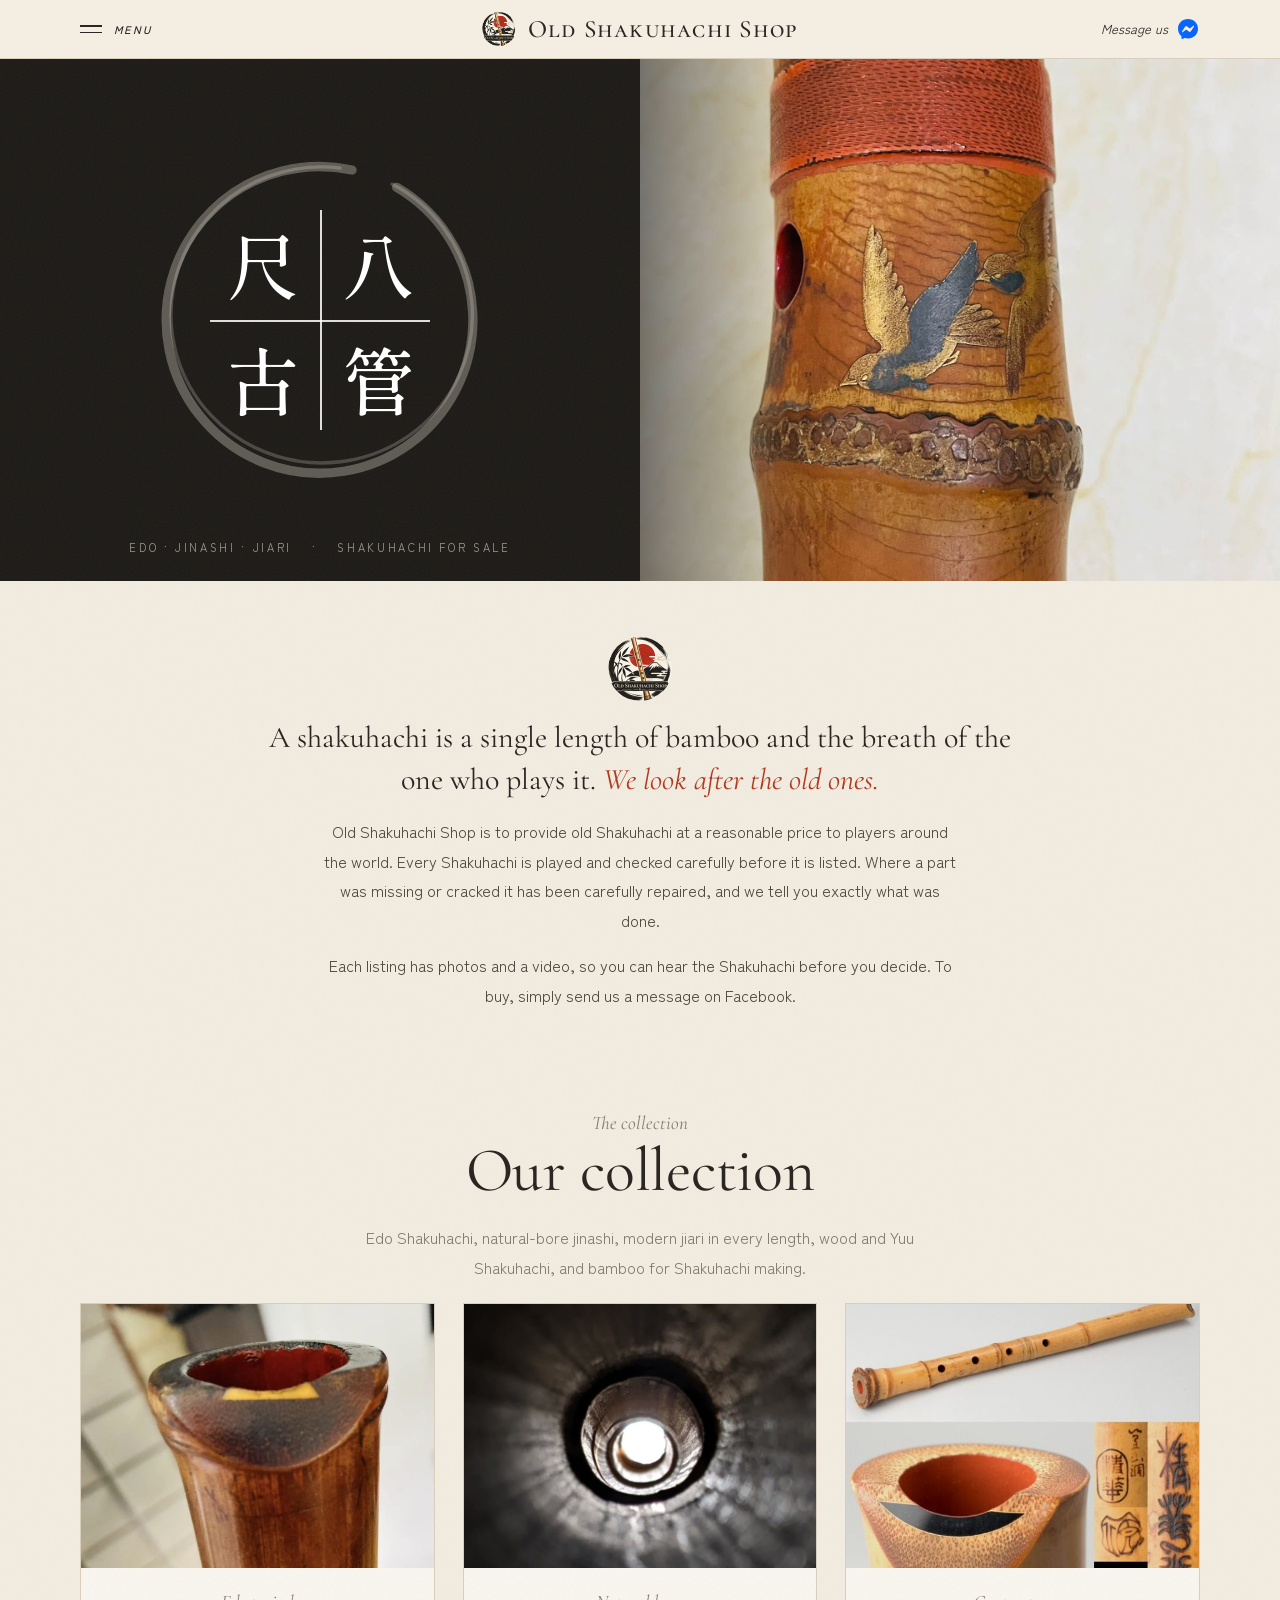
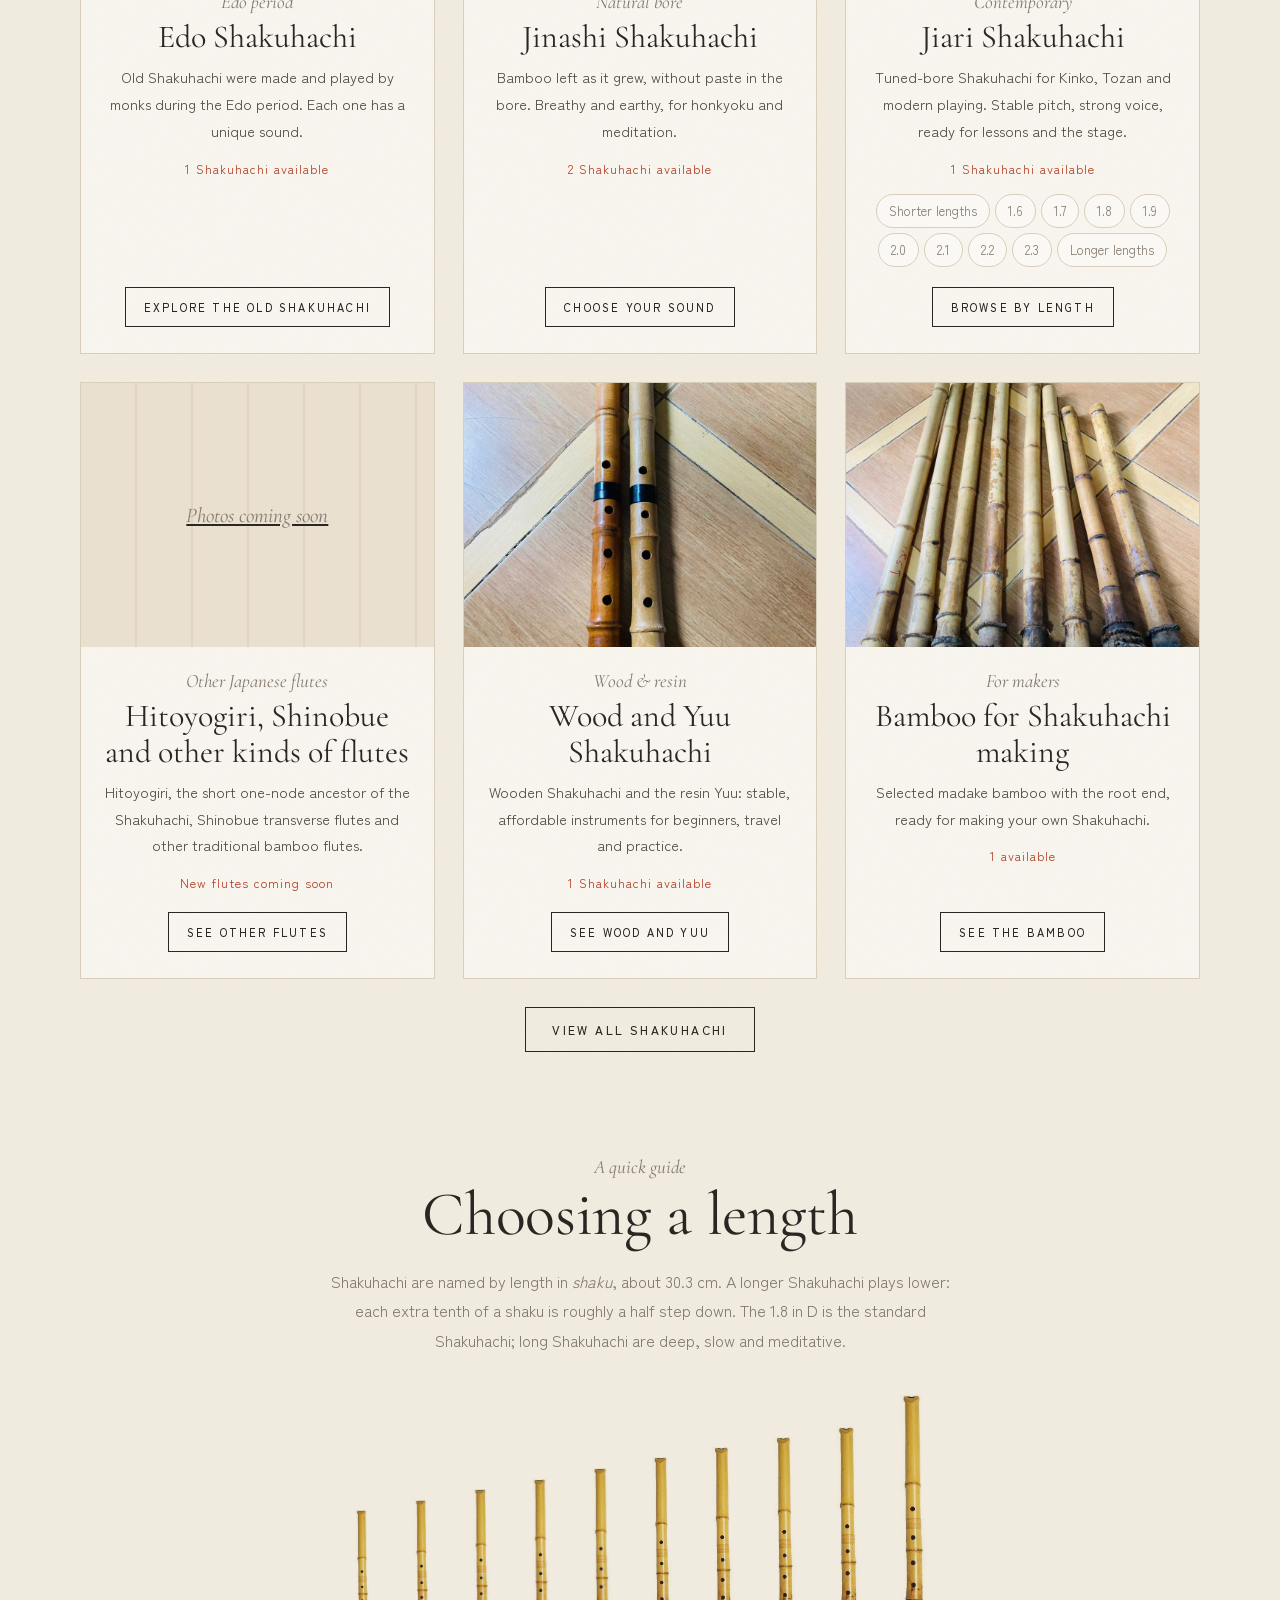
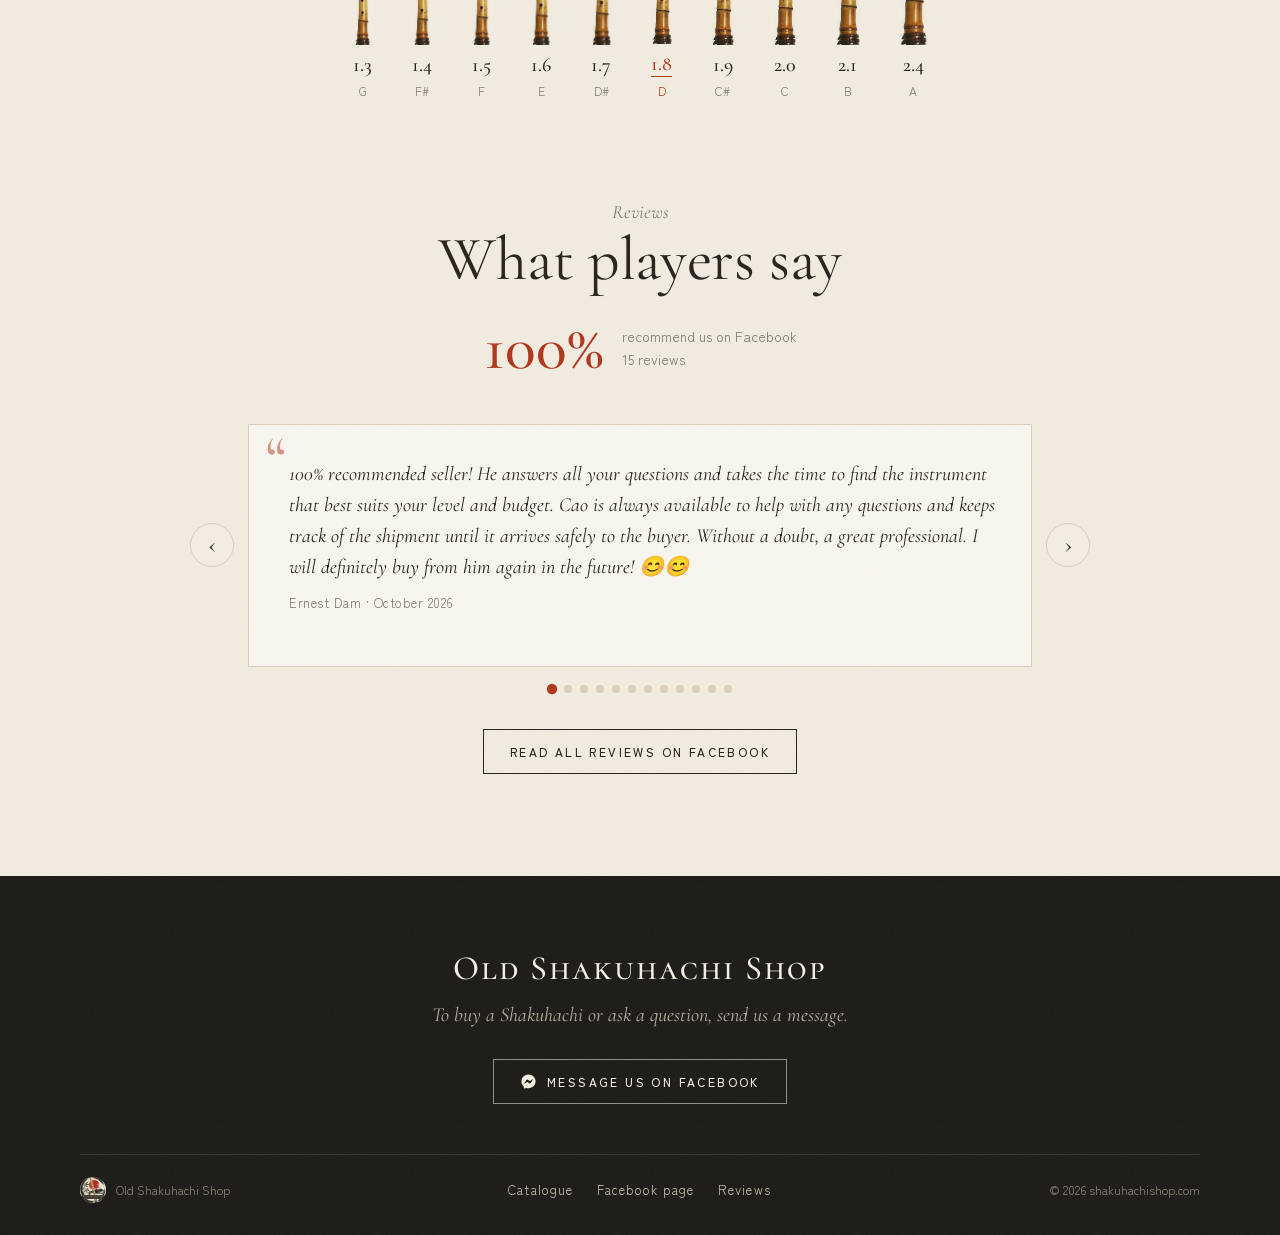
<file: index.html>
<!doctype html>
<html lang="en">
<head>
  <meta charset="utf-8">
  <meta name="viewport" content="width=device-width, initial-scale=1">
  <title>Old Shakuhachi Shop – Shakuhachi for Sale</title>
  <link rel="icon" href="favicon.ico" sizes="48x48">
  <link rel="icon" type="image/png" sizes="96x96" href="assets/favicon-96.png">
  <link rel="icon" type="image/png" sizes="192x192" href="assets/favicon-192.png">
  <link rel="apple-touch-icon" href="assets/favicon-180.png">
  <link rel="canonical" href="https://shakuhachishop.com/">
  <meta property="og:site_name" content="Old Shakuhachi Shop">
  <meta property="og:title" content="Old Shakuhachi Shop – Shakuhachi for Sale">
  <meta property="og:description" content="Old and used Shakuhachi for sale: Edo Shakuhachi, jinashi and jiari, each shown with photos and video.">
  <meta property="og:image" content="https://shakuhachishop.com/assets/logo-share.jpg">
  <meta property="og:url" content="https://shakuhachishop.com/">
  <meta property="og:type" content="website">
  <meta name="description" content="Old and used Shakuhachi for sale: Edo Shakuhachi, jinashi and jiari, each shown with photos and video. Message us on Facebook to buy.">
  <link rel="preconnect" href="https://fonts.googleapis.com">
  <link rel="preconnect" href="https://fonts.gstatic.com" crossorigin>
  <link rel="stylesheet" href="https://fonts.googleapis.com/css2?family=Cormorant+Garamond:ital,wght@0,400;0,500;1,400&family=Cormorant+SC:wght@500&family=Zen+Kaku+Gothic+New:wght@400;500&display=swap" media="print" onload="this.media='all'">
  <noscript><link rel="stylesheet" href="https://fonts.googleapis.com/css2?family=Cormorant+Garamond:ital,wght@0,400;0,500;1,400&family=Cormorant+SC:wght@500&family=Zen+Kaku+Gothic+New:wght@400;500&display=swap"></noscript>
  <link rel="stylesheet" href="https://fonts.googleapis.com/css2?family=Shippori+Mincho+B1:wght@500&text=%E5%B0%BA%E5%85%AB%E5%8F%A4%E7%AE%A1&display=swap" media="print" onload="this.media='all'">
  <noscript><link rel="stylesheet" href="https://fonts.googleapis.com/css2?family=Shippori+Mincho+B1:wght@500&text=%E5%B0%BA%E5%85%AB%E5%8F%A4%E7%AE%A1&display=swap"></noscript>
  <link rel="stylesheet" href="styles.css?v=202610101449">
</head>
<body>
  <header class="top" data-header></header>

  <main>
    <section class="hero">
      <h1 class="sr-only">Old Shakuhachi Shop – Old and Used Shakuhachi for Sale</h1>
      <div class="slides" id="slides"></div>
      <div class="hero-center">
        <svg class="enso" viewBox="0 0 600 600" aria-hidden="true">
          <path d="M415 101 A230 230 0 1 1 348 75" fill="none" stroke="currentColor" stroke-width="14" stroke-linecap="round"/>
          <path d="M408 96 A226 222 0 1 1 330 72" fill="none" stroke="currentColor" stroke-width="5" stroke-linecap="round" opacity=".7"/>
        </svg>
        <div class="monogram" role="img" aria-label="Old Shakuhachi Shop">
          <span>尺</span><span>八</span><span>古</span><span>管</span>
        </div>
      </div>
      <div class="hero-foot">
        <span>Edo · Jinashi · Jiari</span>
        <span>Shakuhachi for sale</span>
      </div>
    </section>

    <section class="intro reveal" id="intro">
      <img class="intro-logo" src="assets/logo-128.jpg" alt="" width="64" height="64">
      <p class="lede">A shakuhachi is a single length of bamboo and the breath of the one who plays it. <em>We look after the old ones.</em></p>
      <p>Old Shakuhachi Shop is to provide old Shakuhachi at a reasonable price to players around the world. Every Shakuhachi is played and checked carefully before it is listed. Where a part was missing or cracked it has been carefully repaired, and we tell you exactly what was done.</p>
      <p>Each listing has photos and a video, so you can hear the Shakuhachi before you decide. To buy, simply send us a message on Facebook.</p>
    </section>

    <section class="collections-head wrap center reveal">
      <p class="kicker">The collection</p>
      <h2 class="title">Our collection</h2>
      <p class="sub center">Edo Shakuhachi, natural-bore jinashi, modern jiari in every length, wood and Yuu Shakuhachi, and bamboo for Shakuhachi making.</p>
    </section>
    <div id="collections" class="coll-grid wrap"></div>
    <section class="center more"><a class="btn" href="catalogue.html">View all Shakuhachi</a></section>

    <section class="lengths wrap reveal">
      <p class="kicker">A quick guide</p>
      <h2 class="title">Choosing a length</h2>
      <p class="sub">Shakuhachi are named by length in <em>shaku</em>, about 30.3 cm. A longer Shakuhachi plays lower: each extra tenth of a shaku is roughly a half step down. The 1.8 in D is the standard Shakuhachi; long Shakuhachi are deep, slow and meditative.</p>
      <ol class="scale" id="scale"></ol>
    </section>

    <section class="reviews wrap reveal" id="reviews"></section>
  </main>

  <footer class="foot" data-footer></footer>

  <script src="config.js?v=202610101449"></script>
  <script src="data.js?v=202610101449"></script>
  <script src="store.js?v=202610101449"></script>
  <script src="app.js?v=202610101449"></script>
</body>
</html>
</file>
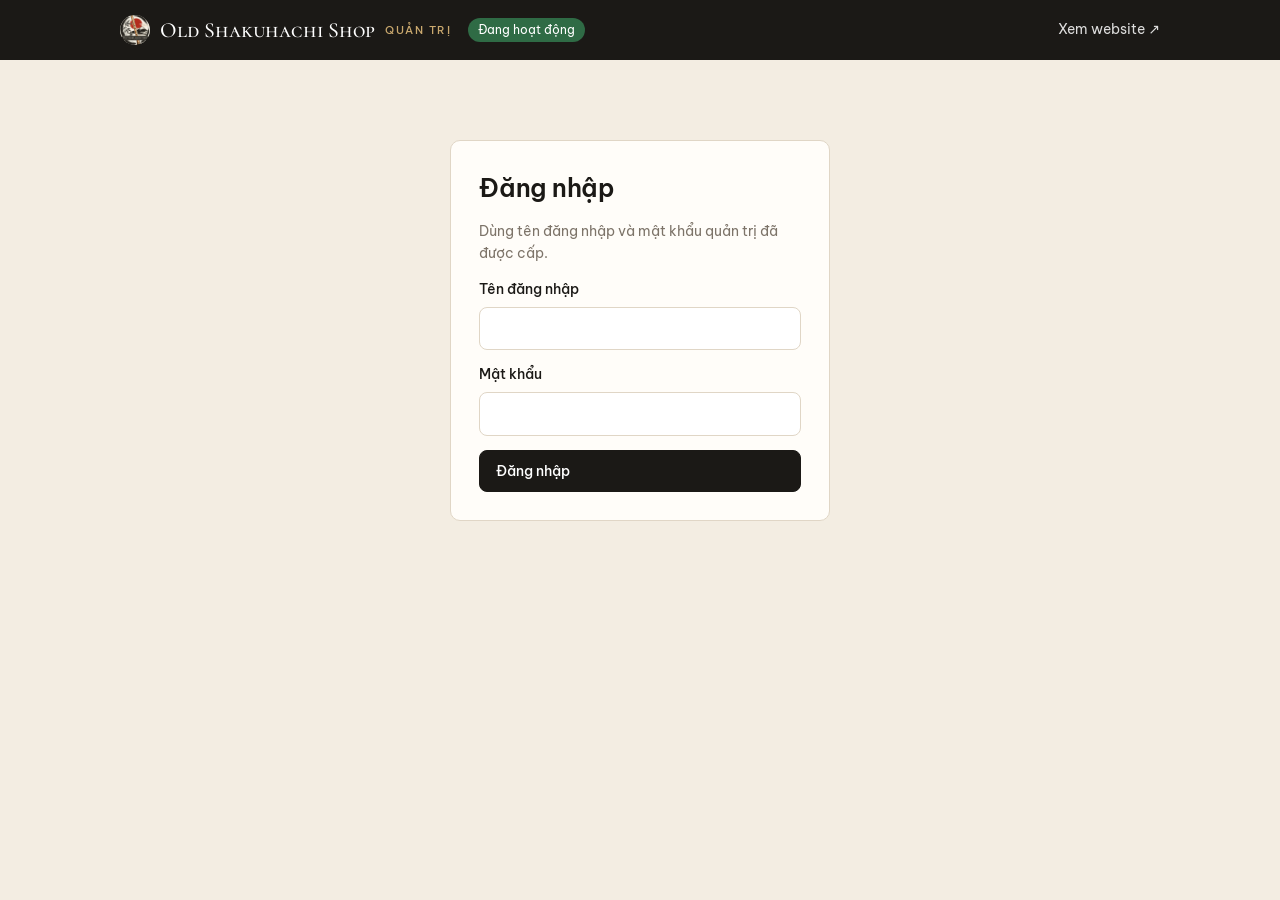
<file: admin.html>
<!doctype html>
<html lang="vi">
<head>
  <meta charset="utf-8">
  <meta name="viewport" content="width=device-width, initial-scale=1">
  <meta name="robots" content="noindex">
  <title>Quản trị – Old Shakuhachi Shop</title>
  <link rel="icon" href="favicon.ico" sizes="48x48">
  <link rel="icon" type="image/png" sizes="96x96" href="assets/favicon-96.png">
  <link rel="icon" type="image/png" sizes="192x192" href="assets/favicon-192.png">
  <link rel="apple-touch-icon" href="assets/favicon-180.png">
  <link rel="preconnect" href="https://fonts.googleapis.com">
  <link rel="preconnect" href="https://fonts.gstatic.com" crossorigin>
  <link href="https://fonts.googleapis.com/css2?family=Be+Vietnam+Pro:wght@400;500;600&family=Cormorant+SC:wght@500&family=Shippori+Mincho+B1:wght@600&display=swap" rel="stylesheet">
  <link rel="stylesheet" href="admin.css?v=202610101449">
</head>
<body>
  <header class="topbar">
    <div class="topbar-inner">
      <a class="logo" href="admin.html"><img src="assets/logo-128.jpg" alt="" width="30" height="30" style="border-radius:50%">Old Shakuhachi Shop <small>Quản trị</small></a>
      <span class="mode" id="modeBadge"></span>
      <nav class="top-actions">
        <a href="index.html" target="_blank" rel="noopener">Xem website ↗</a>
        <button type="button" id="signOut" hidden>Đăng xuất</button>
      </nav>
    </div>
    <nav class="tabs" id="tabs" hidden>
      <button type="button" data-tab="flutes">Sáo</button>
      <button type="button" data-tab="hero">Ảnh trang chủ</button>
      <button type="button" data-tab="collections">Danh mục</button>
      <button type="button" data-tab="reviews">Đánh giá</button>
      <button type="button" data-tab="contact">Liên hệ</button>
      <button type="button" data-tab="seo">SEO</button>
      <button type="button" data-tab="account" id="accountTab">Tài khoản</button>
    </nav>
  </header>

  <div class="demo-note" id="demoNote" hidden>
    <strong>Chế độ demo.</strong> Thay đổi chỉ lưu trên trình duyệt này và chỉ bạn nhìn thấy. Khi cài tài khoản quản trị (xem README), thay đổi sẽ lưu lên web và hiện cho mọi người.
    <button type="button" id="resetDemo">Khôi phục dữ liệu mẫu</button>
  </div>

  <main class="container" id="app"></main>

  <div class="toast" id="toast" role="status" aria-live="polite"></div>

  <script src="config.js?v=202610101449"></script>
  <script src="data.js?v=202610101449"></script>
  <script src="store.js?v=202610101449"></script>
  <script src="admin.js?v=202610101449"></script>
</body>
</html>
</file>
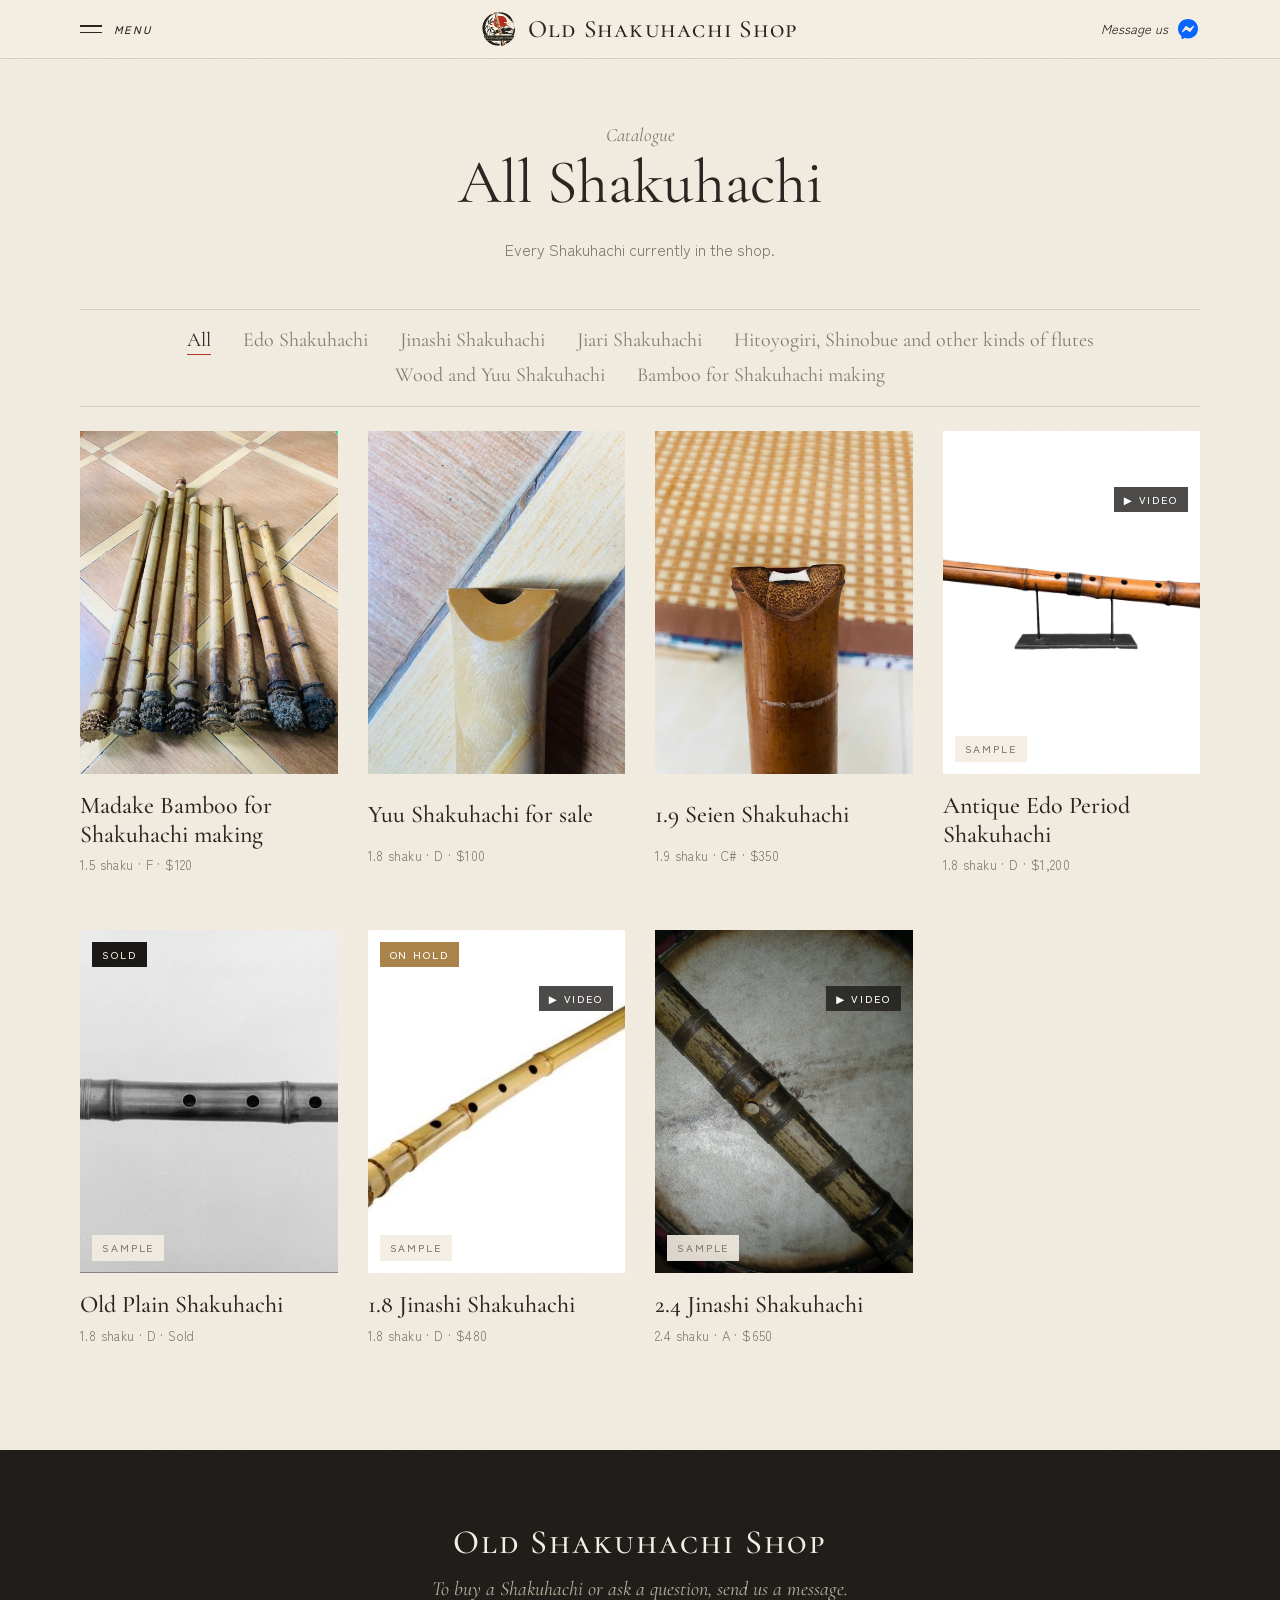
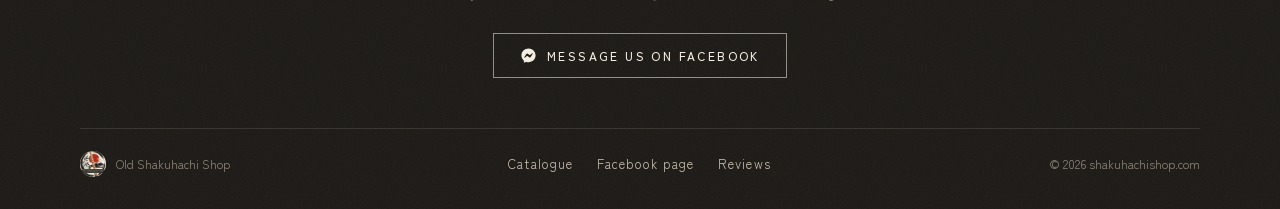
<file: catalogue.html>
<!doctype html>
<html lang="en">
<head>
  <meta charset="utf-8">
  <meta name="viewport" content="width=device-width, initial-scale=1">
  <title>Catalogue – Old Shakuhachi Shop</title>
  <link rel="icon" href="favicon.ico" sizes="48x48">
  <link rel="icon" type="image/png" sizes="96x96" href="assets/favicon-96.png">
  <link rel="icon" type="image/png" sizes="192x192" href="assets/favicon-192.png">
  <link rel="apple-touch-icon" href="assets/favicon-180.png">
  <meta name="description" content="Old and used Shakuhachi for sale: Edo Shakuhachi, jinashi and jiari, each shown with photos and video. Message us on Facebook to buy.">
  <link rel="preconnect" href="https://fonts.googleapis.com">
  <link rel="preconnect" href="https://fonts.gstatic.com" crossorigin>
  <link rel="stylesheet" href="https://fonts.googleapis.com/css2?family=Cormorant+Garamond:ital,wght@0,400;0,500;1,400&family=Cormorant+SC:wght@500&family=Zen+Kaku+Gothic+New:wght@400;500&display=swap" media="print" onload="this.media='all'">
  <noscript><link rel="stylesheet" href="https://fonts.googleapis.com/css2?family=Cormorant+Garamond:ital,wght@0,400;0,500;1,400&family=Cormorant+SC:wght@500&family=Zen+Kaku+Gothic+New:wght@400;500&display=swap"></noscript>
  <link rel="stylesheet" href="styles.css?v=202610101449">
</head>
<body>
  <header class="top" data-header></header>

  <main class="wrap page">
    <div class="page-head">
      <p class="kicker" id="cat-kicker">Catalogue</p>
      <h1 class="title" id="cat-title">All Shakuhachi</h1>
      <p class="sub" id="cat-text"></p>
    </div>
    <div class="filters"><nav class="tabs" id="tabs" aria-label="Collections"></nav></div>
    <nav class="subtabs" id="subtabs" aria-label="Jiari lengths" hidden></nav>
    <div class="grid" id="grid"><p class="loading">Loading…</p></div>
  </main>

  <footer class="foot" data-footer></footer>

  <script src="config.js?v=202610101449"></script>
  <script src="data.js?v=202610101449"></script>
  <script src="store.js?v=202610101449"></script>
  <script src="app.js?v=202610101449"></script>
</body>
</html>
</file>
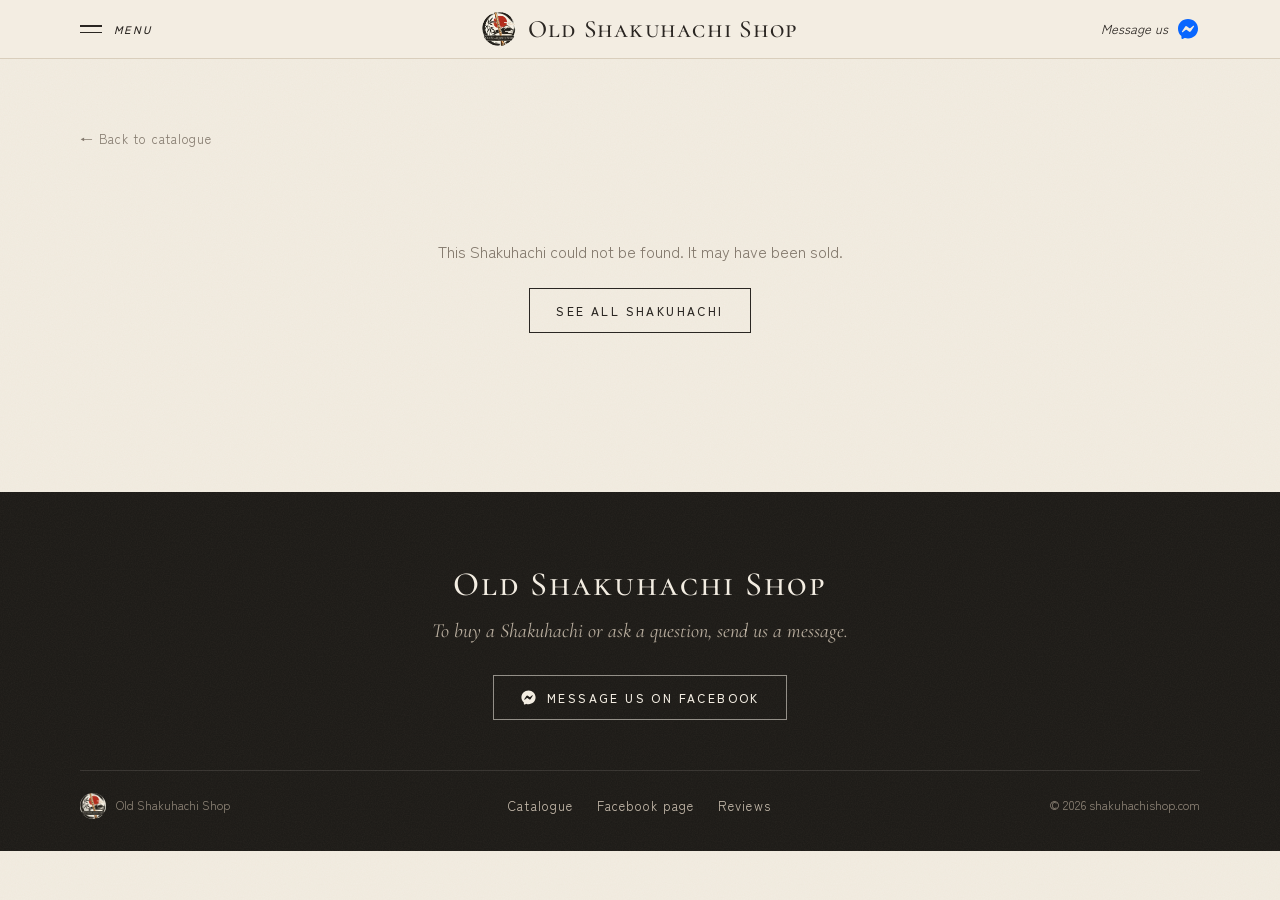
<file: flute.html>
<!doctype html>
<html lang="en">
<head>
  <meta charset="utf-8">
  <meta name="viewport" content="width=device-width, initial-scale=1">
  <title>Shakuhachi – Old Shakuhachi Shop</title>
  <link rel="icon" href="favicon.ico" sizes="48x48">
  <link rel="icon" type="image/png" sizes="96x96" href="assets/favicon-96.png">
  <link rel="icon" type="image/png" sizes="192x192" href="assets/favicon-192.png">
  <link rel="apple-touch-icon" href="assets/favicon-180.png">
  <meta name="description" content="Old and used Shakuhachi for sale: Edo Shakuhachi, jinashi and jiari, each shown with photos and video. Message us on Facebook to buy.">
  <link rel="preconnect" href="https://fonts.googleapis.com">
  <link rel="preconnect" href="https://fonts.gstatic.com" crossorigin>
  <link rel="stylesheet" href="https://fonts.googleapis.com/css2?family=Cormorant+Garamond:ital,wght@0,400;0,500;1,400&family=Cormorant+SC:wght@500&family=Zen+Kaku+Gothic+New:wght@400;500&display=swap" media="print" onload="this.media='all'">
  <noscript><link rel="stylesheet" href="https://fonts.googleapis.com/css2?family=Cormorant+Garamond:ital,wght@0,400;0,500;1,400&family=Cormorant+SC:wght@500&family=Zen+Kaku+Gothic+New:wght@400;500&display=swap"></noscript>
  <link rel="stylesheet" href="styles.css?v=202610101449">
</head>
<body>
  <header class="top" data-header></header>

  <main class="wrap page">
    <a class="back" href="catalogue.html">← Back to catalogue</a>
    <article class="flute" id="flute"><p class="loading">Loading…</p></article>
  </main>

  <footer class="foot" data-footer></footer>

  <script src="config.js?v=202610101449"></script>
  <script src="data.js?v=202610101449"></script>
  <script src="store.js?v=202610101449"></script>
  <script src="app.js?v=202610101449"></script>
</body>
</html>
</file>
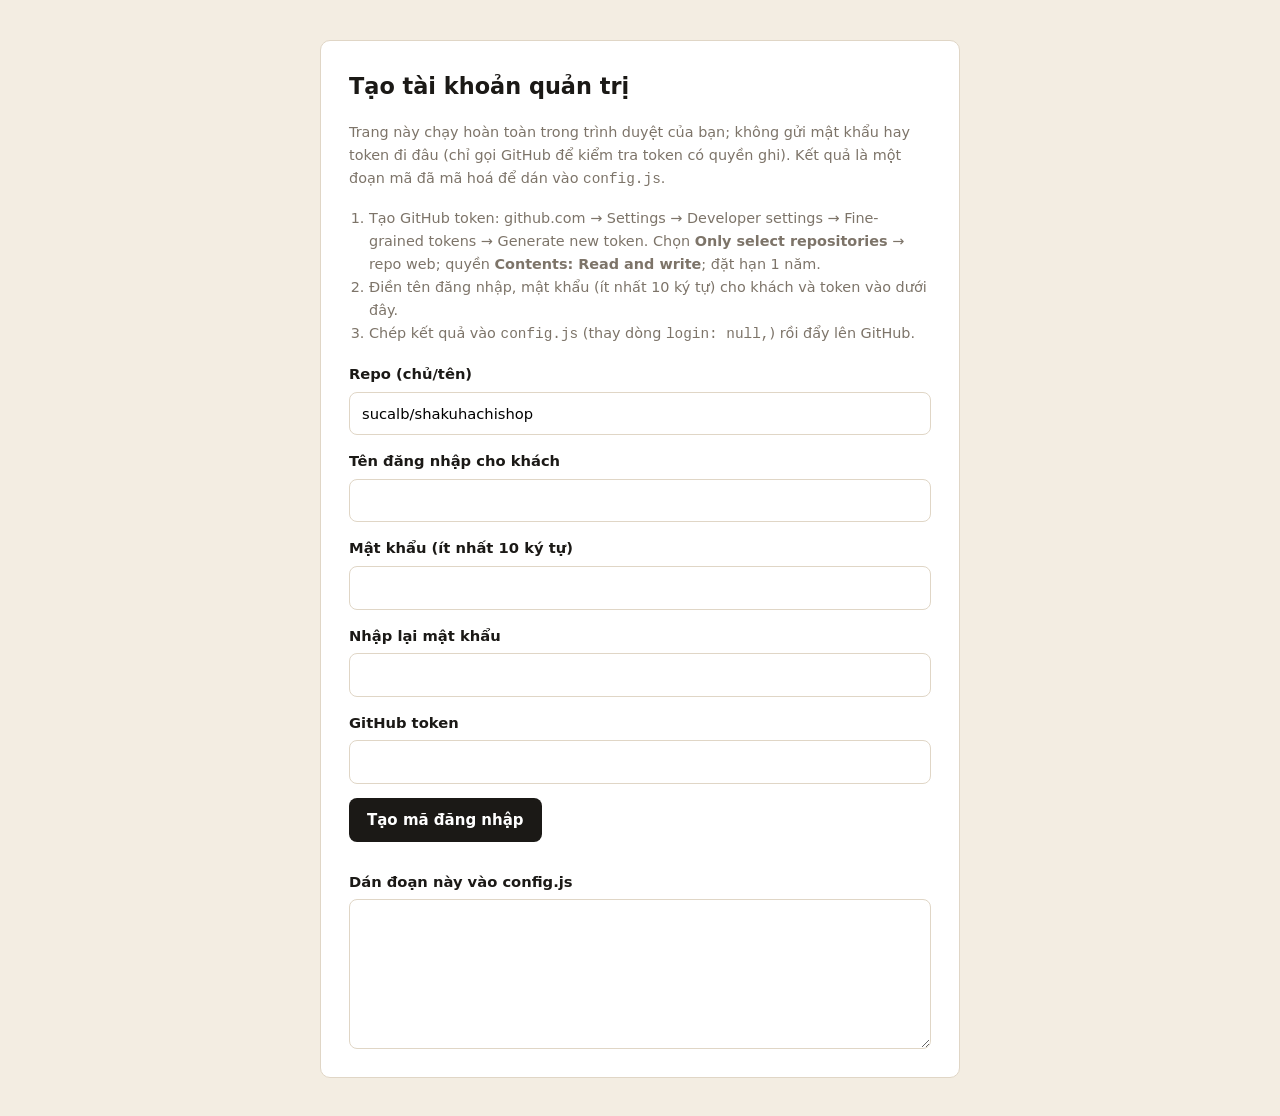
<file: tools/setup-login.html>
<!doctype html>
<html lang="vi">
<head>
  <meta charset="utf-8">
  <meta name="viewport" content="width=device-width, initial-scale=1">
  <meta name="robots" content="noindex">
  <title>Tạo tài khoản quản trị – Old Shakuhachi Shop</title>
  <link rel="icon" href="../favicon.ico" sizes="48x48">
  <link rel="icon" type="image/png" sizes="96x96" href="../assets/favicon-96.png">
  <link rel="icon" type="image/png" sizes="192x192" href="../assets/favicon-192.png">
  <link rel="apple-touch-icon" href="../assets/favicon-180.png">
  <style>
    :root { --ink: #1b1916; --muted: #7d7469; --line: #e0d6c6; --bg: #f3ede2; --ok: #2f6b45; --bad: #b3261e; }
    * { box-sizing: border-box; }
    body { margin: 0; background: var(--bg); color: var(--ink); font: 15px/1.6 system-ui, sans-serif; }
    main { width: min(640px, 100% - 32px); margin: 40px auto; background: #fff; border: 1px solid var(--line); border-radius: 10px; padding: 28px; display: grid; gap: 16px; }
    h1 { margin: 0; font-size: 1.4rem; }
    p { margin: 0; }
    .muted { color: var(--muted); font-size: .9rem; }
    label { display: grid; gap: 6px; font-weight: 600; font-size: .92rem; }
    input, textarea { font: inherit; padding: 9px 12px; border: 1px solid var(--line); border-radius: 8px; width: 100%; font-weight: 400; }
    textarea { font-family: ui-monospace, monospace; font-size: 12.5px; min-height: 150px; }
    button { font: inherit; font-weight: 600; padding: 10px 18px; border-radius: 8px; border: 0; background: var(--ink); color: #fff; cursor: pointer; justify-self: start; }
    button:disabled { opacity: .5; }
    .msg { font-size: .92rem; }
    .msg.ok { color: var(--ok); }
    .msg.bad { color: var(--bad); }
    ol { margin: 0; padding-left: 20px; }
  </style>
</head>
<body>
  <main>
    <h1>Tạo tài khoản quản trị</h1>
    <p class="muted">Trang này chạy hoàn toàn trong trình duyệt của bạn; không gửi mật khẩu hay token đi đâu (chỉ gọi GitHub để kiểm tra token có quyền ghi). Kết quả là một đoạn mã đã mã hoá để dán vào <code>config.js</code>.</p>
    <ol class="muted">
      <li>Tạo GitHub token: github.com → Settings → Developer settings → Fine-grained tokens → Generate new token. Chọn <b>Only select repositories</b> → repo web; quyền <b>Contents: Read and write</b>; đặt hạn 1 năm.</li>
      <li>Điền tên đăng nhập, mật khẩu (ít nhất 10 ký tự) cho khách và token vào dưới đây.</li>
      <li>Chép kết quả vào <code>config.js</code> (thay dòng <code>login: null,</code>) rồi đẩy lên GitHub.</li>
    </ol>
    <form id="f" autocomplete="off">
      <div style="display:grid;gap:14px">
        <label>Repo (chủ/tên)<input name="repo" value="sucalb/shakuhachishop" required></label>
        <label>Tên đăng nhập cho khách<input name="user" required autocapitalize="off" spellcheck="false"></label>
        <label>Mật khẩu (ít nhất 10 ký tự)<input name="pass" type="password" minlength="10" required autocomplete="new-password"></label>
        <label>Nhập lại mật khẩu<input name="pass2" type="password" minlength="10" required autocomplete="new-password"></label>
        <label>GitHub token<input name="token" type="password" required spellcheck="false" autocomplete="off"></label>
        <button type="submit">Tạo mã đăng nhập</button>
        <p class="msg" id="msg"></p>
        <label>Dán đoạn này vào config.js<textarea id="out" readonly></textarea></label>
      </div>
    </form>
  </main>
  <script>
    const b64 = (bytes) => btoa(String.fromCharCode(...new Uint8Array(bytes)));
    const msg = document.getElementById("msg");
    const say = (t, cls) => { msg.textContent = t; msg.className = "msg " + (cls || ""); };

    document.getElementById("f").addEventListener("submit", async (e) => {
      e.preventDefault();
      const f = e.target.elements;
      const btn = e.target.querySelector("button");
      const [owner, repo] = f.repo.value.trim().split("/");
      const user = f.user.value.trim().toLowerCase();
      if (f.pass.value !== f.pass2.value) return say("Hai lần nhập mật khẩu không khớp.", "bad");
      btn.disabled = true;
      say("Đang kiểm tra token…");
      try {
        const res = await fetch(`https://api.github.com/repos/${owner}/${repo}`, {
          headers: { Accept: "application/vnd.github+json", Authorization: `Bearer ${f.token.value.trim()}` },
        });
        if (!res.ok) throw new Error(`Token không mở được repo ${owner}/${repo} (${res.status}).`);
        const info = await res.json();
        if (!info.permissions || !info.permissions.push) throw new Error("Token chưa có quyền ghi (Contents: Read and write).");

        const salt = crypto.getRandomValues(new Uint8Array(16));
        const iv = crypto.getRandomValues(new Uint8Array(12));
        const iterations = 310000;
        const material = await crypto.subtle.importKey("raw", new TextEncoder().encode(`${user}\n${f.pass.value}`), "PBKDF2", false, ["deriveKey"]);
        const key = await crypto.subtle.deriveKey({ name: "PBKDF2", salt, iterations, hash: "SHA-256" }, material, { name: "AES-GCM", length: 256 }, false, ["encrypt"]);
        const data = await crypto.subtle.encrypt({ name: "AES-GCM", iv }, key, new TextEncoder().encode(f.token.value.trim()));

        document.getElementById("out").value =
`  login: {
    iterations: ${iterations},
    salt: "${b64(salt)}",
    iv: "${b64(iv)}",
    data: "${b64(data)}",
  },`;
        f.token.value = f.pass.value = f.pass2.value = "";
        say(`Xong. Token có quyền ghi vào ${owner}/${repo}. Chép đoạn bên dưới vào config.js. Nhớ ghi lại tên đăng nhập "${user}" và mật khẩu để gửi khách.`, "ok");
      } catch (err) {
        say(err.message, "bad");
      } finally {
        btn.disabled = false;
      }
    });
  </script>
</body>
</html>
</file>
<file: styles.css>
:root {
  --washi: #f3ede2;
  --washi-2: #e9e0d0;
  --sumi: #1b1916;
  --ink: #2a2622;
  --muted: #847a6e;
  --line: #d9cebc;
  --shu: #b0391f;
  --bamboo: #a9834a;
  --display: "Cormorant Garamond", Georgia, serif;
  --caps: "Cormorant SC", Georgia, serif;
  --jp: "Shippori Mincho B1", "Shippori Mincho", serif;
  --body: "Zen Kaku Gothic New", system-ui, sans-serif;
  --wrap: min(1120px, 100% - 32px);
  --paper-grain: url("data:image/svg+xml,%3Csvg xmlns='http://www.w3.org/2000/svg' width='240' height='240'%3E%3Cfilter id='n'%3E%3CfeTurbulence type='fractalNoise' baseFrequency='.85' numOctaves='3' stitchTiles='stitch'/%3E%3CfeColorMatrix values='0 0 0 0 .45 0 0 0 0 .38 0 0 0 0 .28 0 0 0 .07 0'/%3E%3C/filter%3E%3Crect width='100%25' height='100%25' filter='url(%23n)'/%3E%3C/svg%3E");
}

* { box-sizing: border-box; }
html { scroll-behavior: smooth; }
body {
  margin: 0;
  background: var(--washi) var(--paper-grain);
  color: var(--ink);
  font: 400 16px/1.85 var(--body);
  -webkit-font-smoothing: antialiased;
}
img { display: block; max-width: 100%; }
a { color: inherit; }
h1, h2, h3, p, blockquote, figure { margin: 0; }
::selection { background: var(--shu); color: #fff; }

.wrap { width: var(--wrap); margin: 0 auto; }
.sr-only { position: absolute; width: 1px; height: 1px; margin: -1px; padding: 0; overflow: hidden; clip: rect(0 0 0 0); white-space: nowrap; border: 0; }
.center { text-align: center; }
.kicker { font: italic 400 19px var(--display); color: var(--muted); }
.title { font: 400 clamp(40px, 6vw, 62px)/1.08 var(--display); margin: 4px 0 18px; letter-spacing: -.005em; }
.sub { color: var(--muted); max-width: 620px; }
.center.sub { margin: 0 auto; }
.small { font-size: 13px; color: var(--muted); }


.btn {
  display: inline-flex; align-items: center; gap: 10px; padding: 13px 26px;
  border: 1px solid var(--ink); background: transparent; color: var(--ink);
  font: 500 12px var(--body); letter-spacing: .2em; text-transform: uppercase; text-decoration: none;
  cursor: pointer; transition: background .25s, color .25s, border-color .25s;
}
.btn:hover { background: var(--ink); color: var(--washi); }
.btn svg { width: 17px; height: 17px; }
.btn.fb { background: #0866ff; border-color: #0866ff; color: #fff; }
.btn.fb:hover { background: #0652c9; border-color: #0652c9; }
.on-dark .btn { border-color: rgba(243,237,226,.55); color: var(--washi); }
.on-dark .btn:hover { background: var(--washi); color: var(--sumi); }

/* Reveal on scroll */
.reveal { opacity: 0; transform: translateY(18px); transition: opacity 1s ease, transform 1s ease; }
.reveal.in { opacity: 1; transform: none; }
@media (prefers-reduced-motion: reduce) {
  .reveal { opacity: 1; transform: none; transition: none; }
  html { scroll-behavior: auto; }
}

/* ---------- Header ---------- */
.top {
  position: sticky; top: 0; z-index: 20;
  display: grid; grid-template-columns: 1fr auto 1fr; align-items: center;
  padding: 12px max(16px, (100% - 1120px) / 2);
  background: rgba(243, 237, 226, .92); backdrop-filter: blur(10px);
  border-bottom: 1px solid var(--line);
}
.top:empty { height: 59px; }
.brand { grid-column: 2; display: flex; align-items: center; gap: 12px; text-decoration: none; }
.brand-logo { border-radius: 50%; display: block; }
.brand b { font: 500 25px var(--caps); letter-spacing: .05em; }
.burger { grid-column: 1; grid-row: 1; justify-self: start; display: flex; align-items: center; gap: 12px; background: none; border: 0; cursor: pointer; padding: 8px 0; font: 500 11px var(--body); letter-spacing: .22em; text-transform: uppercase; color: var(--ink); }
.burger i { display: grid; gap: 5px; width: 22px; }
.burger i::before, .burger i::after { content: ""; height: 1.5px; background: var(--ink); transition: transform .25s; }
.top.open .burger i::before { transform: translateY(3.25px) rotate(45deg); }
.top.open .burger i::after { transform: translateY(-3.25px) rotate(-45deg); }
.fb-mini { grid-column: 3; justify-self: end; display: flex; align-items: center; gap: 8px; text-decoration: none; font-size: 13px; color: var(--ink); }
.fb-mini svg { width: 24px; height: 24px; color: #0866ff; }
.nav {
  position: absolute; top: 100%; left: 0; right: 0; display: none;
  background: var(--sumi) var(--paper-grain); color: var(--washi);
  padding: 36px max(16px, (100% - 1120px) / 2) 44px;
  grid-template-columns: repeat(auto-fit, minmax(200px, 1fr)); gap: 8px 40px;
}
.top.open .nav { display: grid; }
.nav a { text-decoration: none; padding: 10px 0; border-bottom: 1px solid rgba(243,237,226,.14); display: flex; justify-content: space-between; align-items: baseline; font: 400 24px var(--display); }
.nav a:hover { color: #fff; }

/* ---------- Hero ---------- */
.hero { position: relative; height: clamp(300px, 54vh, 540px); overflow: hidden; background: var(--sumi); color: #fff; }
.slides img {
  position: absolute; inset: 0; width: 100%; height: 100%; object-fit: cover;
  opacity: 0; transform: scale(1.06); filter: brightness(.6) saturate(.9);
  transition: opacity 1.8s ease, transform 9s ease-out;
}
.slides img.on { opacity: 1; transform: scale(1); }
.hero::after { content: ""; position: absolute; inset: 0; background: radial-gradient(ellipse at center, transparent 30%, rgba(15,13,11,.55) 100%); pointer-events: none; }
.hero-center { position: absolute; inset: 0; display: flex; align-items: center; justify-content: center; z-index: 1; }
.enso { position: absolute; left: 50%; top: 50%; transform: translate(-50%, -50%); width: min(400px, 74vw, 88%); height: auto; color: rgba(255,255,255,.28); }
.enso path { stroke-dasharray: 2000; stroke-dashoffset: 2000; animation: brush 2.6s cubic-bezier(.6,.1,.3,1) .3s forwards; }
@keyframes brush { to { stroke-dashoffset: 0; } }
.monogram {
  position: relative; width: min(230px, 50vw); height: min(230px, 50vw);
  display: grid; grid-template-columns: 1fr 1fr; font: 500 clamp(44px, 9vw, 74px)/1 var(--jp);
  opacity: 0; animation: fade 1.6s ease .9s forwards;
}
.monogram span { display: grid; place-items: center; }
.monogram::before, .monogram::after { content: ""; position: absolute; background: rgba(255,255,255,.85); }
.monogram::before { left: 50%; top: 2%; bottom: 2%; width: 1.5px; }
.monogram::after { top: 50%; left: 2%; right: 2%; height: 1.5px; }
@keyframes fade { to { opacity: 1; } }
@media (prefers-reduced-motion: reduce) {
  .enso path { animation: none; stroke-dashoffset: 0; }
  .monogram { animation: none; opacity: 1; }
  .slides img { transition: none; transform: none; }
}
.hero-foot {
  position: absolute; z-index: 1; left: 0; right: 0; bottom: 28px; display: flex; justify-content: space-between; align-items: end;
  width: var(--wrap); margin: 0 auto; font-size: 11px; letter-spacing: .24em; text-transform: uppercase; color: rgba(255,255,255,.75);
}
.hero-foot a { text-decoration: none; display: grid; justify-items: center; gap: 8px; }
.hero-foot a::after { content: ""; width: 1px; height: 44px; background: linear-gradient(rgba(255,255,255,.8), transparent); animation: drip 2.4s ease-in-out infinite; }
@keyframes drip { 0% { transform: scaleY(0); transform-origin: top; } 50% { transform: scaleY(1); transform-origin: top; } 51% { transform-origin: bottom; } 100% { transform: scaleY(0); transform-origin: bottom; } }

/* Split hero on wider screens: ink panel with the mark on the left, photo on the right,
   so portrait photos are not cut into a thin strip. */
@media (min-width: 761px) {
  .hero { height: clamp(360px, 58vh, 580px); background: var(--sumi) var(--paper-grain); }
  .slides { position: absolute; top: 0; bottom: 0; left: 50%; right: 0; overflow: hidden; }
  .slides img { filter: none; }
  .hero::after { left: 50%; background: linear-gradient(90deg, rgba(27,25,22,.55), transparent 22%); }
  .hero-center { right: 50%; }
  .enso { width: min(400px, 40vw, 88%); color: rgba(243,237,226,.3); }
  .hero-foot { right: 50%; width: auto; justify-content: center; gap: 20px; bottom: 24px; color: rgba(243,237,226,.6); }
  .hero-foot span + span::before { content: "·"; margin-right: 20px; }
}

/* ---------- Intro ---------- */
.intro-logo { border-radius: 50%; display: block; }
.intro { width: min(780px, 100% - 32px); margin: 0 auto; padding: clamp(32px, 5vw, 56px) 0 clamp(8px, 2vw, 24px); text-align: center; display: grid; justify-items: center; gap: 16px; }
.intro .lede { font: 400 clamp(23px, 3vw, 30px)/1.4 var(--display); }
.intro .lede em { color: var(--shu); }
.intro p:not(.lede) { color: #4f483f; max-width: 640px; }
.divider { width: 1px; height: 64px; background: var(--line); }

/* ---------- Collections ---------- */
.collections-head { padding: clamp(40px, 6vw, 80px) 0 8px; }
.coll-grid { display: grid; grid-template-columns: repeat(6, 1fr); gap: clamp(16px, 2.4vw, 28px); padding-top: 12px; }
.coll-card { grid-column: span 2; display: flex; flex-direction: column; background: rgba(255,255,255,.45); border: 1px solid var(--line); }
/* 5 cards: the last two share the second row */
.coll-card:nth-child(4):nth-last-child(2), .coll-card:nth-child(5):last-child { grid-column: span 3; flex-direction: row; }
.coll-card:nth-child(4):nth-last-child(2) .coll-img, .coll-card:nth-child(5):last-child .coll-img { flex: 0 0 42%; aspect-ratio: auto; min-height: 220px; }
.coll-img { display: block; aspect-ratio: 4 / 3; overflow: hidden; background: var(--washi-2); }
.coll-img img { width: 100%; height: 100%; object-fit: cover; transition: transform 1.2s ease; }
.coll-img:hover img { transform: scale(1.04); }
.coll-body { flex: 1; display: flex; flex-direction: column; align-items: center; text-align: center; padding: 22px 22px 26px; gap: 4px; }
.coll-body h3 { font: 400 clamp(26px, 2.6vw, 32px)/1.1 var(--display); margin: 2px 0 6px; }
.coll-body h3 a { text-decoration: none; }
.coll-text { font-size: 14.5px; color: #4f483f; }
.coll-body .count { font-size: 12.5px; letter-spacing: .08em; color: var(--shu); margin: 8px 0 14px; }
.coll-body .btn { margin-top: auto; padding: 11px 18px; font-size: 11px; }
.ph-empty {
  width: 100%; height: 100%; display: grid; place-content: center; justify-items: center; gap: 10px;
  color: var(--muted); font: italic 400 21px var(--display);
  background: repeating-linear-gradient(90deg, transparent 0 54px, rgba(169,131,74,.12) 54px 56px), var(--washi-2);
}
.len-links { display: flex; flex-wrap: wrap; justify-content: center; gap: 5px; margin: -4px 0 16px; }
.len-links a, .subtabs a {
  font-size: 13px; text-decoration: none; padding: 4px 12px; border: 1px solid var(--line);
  border-radius: 99px; color: var(--muted); background: rgba(255,255,255,.35); transition: all .2s;
}
.len-links a:hover, .subtabs a:hover { border-color: var(--ink); color: var(--ink); }
.more { padding: 28px 0 0; }

/* ---------- Length guide ---------- */
.lengths { padding: clamp(56px, 8vw, 104px) 0 0; text-align: center; }
.lengths .sub { margin: 0 auto 40px; }
.scale { list-style: none; margin: 0; padding: 0; display: flex; justify-content: center; align-items: flex-end; gap: clamp(10px, 3.4vw, 40px); }
.scale li { display: grid; justify-items: center; gap: 8px; }
.scale img { width: auto; height: calc(var(--h) * 250px); display: block; mix-blend-mode: multiply; }
.scale b { font: 500 20px var(--display); }
.scale li.std b, .scale li.std small { color: var(--shu); }
.scale li.std b { border-bottom: 1px solid var(--shu); }
.scale small { font-size: 12px; color: var(--muted); line-height: 1; }

/* ---------- Reviews ---------- */
.reviews { padding: clamp(56px, 8vw, 104px) 0 0; text-align: center; display: grid; grid-template-columns: minmax(0, 1fr); justify-items: center; }
.score { display: flex; align-items: center; gap: 18px; text-decoration: none; margin: 4px 0 44px; text-align: left; }
.score strong { font: 500 64px/1 var(--display); color: var(--shu); }
.score span { font-size: 14px; color: var(--muted); line-height: 1.6; }
.score:hover span { color: var(--ink); }
.review-rail { position: relative; width: 100%; max-width: 900px; min-width: 0; display: grid; grid-template-columns: auto minmax(0, 1fr) auto; align-items: center; gap: 14px; }
.review-track {
  display: grid; grid-auto-flow: column; grid-auto-columns: 100%;
  overflow-x: auto; scroll-snap-type: x mandatory; scrollbar-width: none;
}
.review-track::-webkit-scrollbar { display: none; }
.review-track .review { scroll-snap-align: start; }
.review-rail .nav-btn { position: static; transform: none; }
.dots { display: flex; flex-wrap: wrap; justify-content: center; gap: 8px; margin: 18px 0 36px; }
.dots button { width: 8px; height: 8px; padding: 0; border-radius: 50%; border: 0; background: var(--line); cursor: pointer; transition: background .2s, transform .2s; }
.dots button.on { background: var(--shu); transform: scale(1.3); }
.review { min-height: 230px; align-content: start; padding: 34px 36px 26px 40px; background: rgba(255,255,255,.5); border: 1px solid var(--line); text-align: left; position: relative; display: grid; gap: 8px; }
.review::before { content: "“"; position: absolute; top: 2px; left: 16px; font: 400 64px/1 var(--display); color: var(--shu); opacity: .5; }
.review blockquote { margin: 0; white-space: pre-line; font: italic 400 20px/1.55 var(--display); display: -webkit-box; -webkit-line-clamp: 4; -webkit-box-orient: vertical; overflow: hidden; }
.review.open blockquote { -webkit-line-clamp: unset; display: block; }
.more-btn { justify-self: start; background: none; border: 0; padding: 0; font: 500 12px var(--body); letter-spacing: .12em; text-transform: uppercase; color: var(--shu); cursor: pointer; }
.review figcaption { font-size: 13px; color: var(--muted); letter-spacing: .04em; }

/* ---------- Footer ---------- */
.foot { margin-top: clamp(64px, 8vw, 110px); background: var(--sumi) var(--paper-grain); color: var(--washi); }
.foot-inner { width: var(--wrap); margin: 0 auto; padding: clamp(48px, 6vw, 72px) 0 32px; display: grid; justify-items: center; text-align: center; gap: 14px; }
.foot-title { font: 500 clamp(26px, 3.4vw, 34px) var(--caps); letter-spacing: .06em; }
.foot-sub { font: italic 400 20px var(--display); color: #b9ae9f; margin-bottom: 18px; }
.foot-links { display: flex; flex-wrap: wrap; justify-content: center; gap: 8px 24px; font-size: 13px; letter-spacing: .08em; }
.foot-links a { text-decoration: none; color: #c8bdae; }
.foot-links a:hover { color: #fff; }
.foot-bottom { margin-top: 36px; padding-top: 22px; border-top: 1px solid rgba(243,237,226,.12); width: 100%; display: flex; justify-content: space-between; align-items: center; font-size: 12px; color: #8f8578; }
.foot-bottom .brand-mini { display: flex; align-items: center; gap: 10px; }


.phone { display: inline-flex; align-items: center; gap: 8px; text-decoration: none; font-size: 15px; letter-spacing: .04em; }
.phone svg { width: 16px; height: 16px; }
.foot-phone { color: #d9cfc1; margin-top: 4px; }
.foot-phone:hover { color: #fff; }
.info-phone { color: var(--ink); justify-self: start; }
.info-phone:hover { color: var(--shu); }

/* ---------- Catalogue ---------- */
.page { padding: clamp(36px, 6vw, 64px) 0 0; }
.page-head { text-align: center; display: grid; justify-items: center; }
.filters { display: flex; justify-content: center; margin: 44px 0 20px; padding: 16px 0; border-block: 1px solid var(--line); }
.tabs { display: flex; flex-wrap: wrap; justify-content: center; gap: 6px 32px; }
.tabs a { text-decoration: none; font: 400 20px var(--display); color: var(--muted); padding: 2px 0; border-bottom: 1px solid transparent; }
.tabs a[aria-current] { color: var(--ink); border-color: var(--shu); }
.subtabs { display: flex; flex-wrap: wrap; justify-content: center; gap: 8px; margin-bottom: 44px; }
.subtabs[hidden] { display: none; }
.subtabs a[aria-current] { background: var(--ink); border-color: var(--ink); color: var(--washi); }
.grid { display: grid; grid-template-columns: repeat(auto-fill, minmax(250px, 1fr)); gap: 52px 30px; margin-top: 24px; }
.card { text-decoration: none; display: grid; gap: 4px; }
.card .ph { position: relative; aspect-ratio: 3 / 4; overflow: hidden; background: var(--washi-2); margin-bottom: 14px; }
.card img { width: 100%; height: 100%; object-fit: cover; transition: transform .9s ease, filter .9s ease; }
.card:hover img { transform: scale(1.04); filter: brightness(1.04); }
.card h3 { font: 500 24px/1.2 var(--display); }
.card .meta { font-size: 13px; color: var(--muted); letter-spacing: .03em; }
.tag { position: absolute; top: 12px; left: 12px; background: var(--washi); padding: 3px 10px; font-size: 10.5px; letter-spacing: .18em; text-transform: uppercase; font-weight: 500; }
.tag.sold { background: var(--sumi); color: var(--washi); }
.tag.reserved { background: var(--bamboo); color: #fff; }
.tag.video { left: auto; right: 12px; background: rgba(27,25,22,.78); color: #fff; }
.tag.sample { top: auto; bottom: 12px; background: rgba(243,237,226,.9); color: var(--muted); }
.sample-note { font-size: 13px; color: var(--muted); padding: 6px 12px; border: 1px dashed var(--line); justify-self: start; }
.empty { grid-column: 1 / -1; text-align: center; padding: 56px 0; display: grid; gap: 22px; justify-items: center; color: var(--muted); }

/* ---------- Flute detail ---------- */
.back { font-size: 13px; color: var(--muted); text-decoration: none; letter-spacing: .06em; }
.back:hover { color: var(--ink); }
.flute { display: grid; grid-template-columns: 1.1fr 1fr; gap: clamp(32px, 5vw, 80px); margin-top: 28px; align-items: start; }
.stage { position: relative; background: #fff; border: 1px solid var(--line); }
.stage .main { width: 100%; aspect-ratio: 4 / 5; object-fit: contain; display: block; cursor: zoom-in; }
.stage .ph-empty { aspect-ratio: 4 / 5; }
.nav-btn {
  position: absolute; top: 50%; transform: translateY(-50%); width: 44px; height: 44px; border-radius: 50%;
  border: 1px solid var(--line); background: rgba(243,237,226,.92); color: var(--ink);
  font: 400 28px/1 var(--display); cursor: pointer; display: grid; place-items: center; padding-bottom: 4px;
  transition: background .2s, color .2s;
}
.nav-btn:hover { background: var(--ink); color: var(--washi); }
.nav-btn.prev { left: 12px; }
.nav-btn.next { right: 12px; }
.counter { position: absolute; left: 12px; bottom: 12px; font-size: 12px; letter-spacing: .1em; background: rgba(243,237,226,.92); padding: 2px 10px; }
.zoom { position: absolute; right: 12px; bottom: 12px; width: 36px; height: 36px; border: 1px solid var(--line); background: rgba(243,237,226,.92); cursor: pointer; font-size: 16px; }
.zoom:hover { background: var(--ink); color: var(--washi); }
.thumbs { display: flex; gap: 8px; margin-top: 10px; overflow-x: auto; padding-bottom: 4px; scrollbar-width: thin; }
.thumbs button { flex: 0 0 auto; width: 84px; height: 84px; padding: 0; border: 1px solid var(--line); background: #fff; cursor: pointer; opacity: .55; transition: opacity .2s, border-color .2s; }
.thumbs button img { width: 100%; height: 100%; object-fit: cover; }
.thumbs button.on, .thumbs button:hover { opacity: 1; }
.thumbs button.on { border-color: var(--ink); }
.lightbox { border: 0; padding: 0; width: 100vw; height: 100vh; max-width: none; max-height: none; background: rgba(15,13,11,.96); color: #fff; }
.lightbox::backdrop { background: rgba(15,13,11,.96); }
.lightbox img { width: 100%; height: 100%; object-fit: contain; padding: 56px 72px; }
.lightbox .lb-close { position: absolute; top: 12px; right: 16px; width: 44px; height: 44px; border: 0; background: none; color: #fff; font-size: 34px; cursor: pointer; }
.lightbox .counter { left: 50%; transform: translateX(-50%); bottom: 18px; background: none; color: rgba(255,255,255,.75); }
.lightbox .nav-btn { background: rgba(255,255,255,.1); border-color: rgba(255,255,255,.2); color: #fff; }
.lightbox .nav-btn:hover { background: #fff; color: var(--sumi); }
.info { display: grid; gap: 16px; position: sticky; top: 96px; }
.info .kicker a { text-decoration: none; }
.info .title { margin: 0; }
.price { font: 500 34px var(--display); color: var(--shu); }
.price small { font: 400 13px var(--body); color: var(--muted); margin-left: 8px; }
.specs { display: grid; grid-template-columns: auto 1fr; gap: 6px 32px; margin: 0; padding: 16px 0; border-block: 1px solid var(--line); font-size: 14.5px; }
.specs dt { color: var(--muted); }
.specs dd { margin: 0; }
.desc { display: grid; gap: 12px; color: #3f3831; }
.info .btn { justify-self: start; margin-top: 6px; }
.video { margin-top: 44px; }
.video .kicker { margin-bottom: 12px; }
.yt { position: relative; aspect-ratio: 16 / 9; background: var(--sumi); }
.yt iframe { position: absolute; inset: 0; width: 100%; height: 100%; border: 0; }
.yt-empty { display: grid; place-content: center; justify-items: center; gap: 10px; background: var(--washi-2); color: var(--muted); font: italic 400 20px var(--display); }
.yt-empty span { width: 64px; height: 64px; border-radius: 50%; border: 1px solid var(--muted); display: grid; place-items: center; font-style: normal; font-size: 20px; padding-left: 4px; }

.loading { min-height: 50vh; display: grid; place-items: center; color: var(--muted); font: italic 400 20px var(--display); }

/* ---------- Responsive ---------- */
@media (max-width: 900px) and (min-width: 761px) {
  .coll-grid { grid-template-columns: 1fr 1fr; }
  .coll-card, .coll-card:nth-child(n) { grid-column: auto; flex-direction: column; }
  .coll-card:nth-child(n) .coll-img { flex: none; aspect-ratio: 4 / 3; min-height: 0; }
  .coll-card:last-child:nth-child(odd) { grid-column: 1 / -1; flex-direction: row; }
  .coll-card:last-child:nth-child(odd) .coll-img { flex: 0 0 45%; aspect-ratio: auto; }
}
@media (max-width: 760px) {
  body { font-size: 15px; line-height: 1.75; }
  .hero { height: 46vh; min-height: 280px; }
  .coll-grid { grid-template-columns: 1fr; gap: 12px; }
  .coll-card, .coll-card:nth-child(n), .coll-card:last-child:nth-child(odd) { grid-column: auto; flex-direction: row; }
  .coll-img, .coll-card:nth-child(n) .coll-img, .coll-card:last-child:nth-child(odd) .coll-img { flex: 0 0 36%; aspect-ratio: auto; min-height: 150px; }
  .coll-body { align-items: flex-start; text-align: left; padding: 14px 14px 16px; }
  .coll-body h3 { font-size: 24px; margin: 0 0 4px; }
  .coll-text { font-size: 13.5px; line-height: 1.55; }
  .coll-body .count { margin: 6px 0 10px; }
  .coll-body .len-links { justify-content: flex-start; }
  .len-links a { font-size: 12px; padding: 2px 9px; }
  .coll-body .btn { margin-top: 0; padding: 0; border: 0; background: none; color: var(--shu); font-size: 11px; letter-spacing: .14em; text-align: left; }
  .coll-body .btn::after { content: " →"; }
  .coll-img img { object-position: 50% 50%; }
  .title { font-size: 36px; margin-bottom: 12px; }
  .intro { gap: 14px; }
  .intro .lede { font-size: 23px; }
  .score strong { font-size: 48px; }
  .score { margin-bottom: 28px; }
  .review { padding: 30px 20px 20px 28px; }
  .review blockquote { font-size: 18px; }
  .review-rail { grid-template-columns: minmax(0, 1fr); }
  .review-rail .nav-btn { position: absolute; top: auto; bottom: -46px; z-index: 1; }
  .review-rail .prev { left: 0; }
  .review-rail .next { right: 0; }
  .dots { margin-top: 22px; padding: 0 48px; }
  .btn { padding: 12px 20px; }
  .brand b { font-size: 19px; }
  .brand .brand-logo { width: 28px; height: 28px; }
  .burger em, .fb-mini em { display: none; }
    .hero-foot { display: none; }
  .flute { grid-template-columns: 1fr; }
  .lightbox img { padding: 56px 8px; }
  .nav-btn { width: 38px; height: 38px; }
  .thumbs button { width: 64px; height: 64px; }
  .info { position: static; }
  .grid { grid-template-columns: 1fr 1fr; gap: 36px 14px; }
  .card h3 { font-size: 19px; }
  .scale { gap: 4px; }
  .scale img { height: calc(var(--h) * 175px); }
  .scale b { font-size: 15px; }
  .scale small { font-size: 10px; }
  .foot-bottom { flex-direction: column; gap: 8px; }
}
</file>
<file: admin.css>
:root {
  --bg: #f3ede2;
  --surface: #fffdf9;
  --ink: #1b1916;
  --muted: #7d7469;
  --line: #e0d6c6;
  --shu: #b0391f;
  --bamboo: #a9834a;
  --danger: #b3261e;
  --ok: #2f6b45;
  --radius: 10px;
}
* { box-sizing: border-box; }
[hidden] { display: none !important; }
body { margin: 0; font-family: "Be Vietnam Pro", system-ui, sans-serif; font-size: 15px; line-height: 1.55; color: var(--ink); background: var(--bg); }
a { color: inherit; }
button, input, textarea, select { font: inherit; color: inherit; }
h1 { font-size: 1.55rem; font-weight: 600; margin: 0; letter-spacing: -.01em; }
h2 { font-size: 1.05rem; font-weight: 600; margin: 0 0 4px; }
p { margin: 0; }
.muted { color: var(--muted); font-size: .88rem; }
.container { width: min(1040px, 100% - 32px); margin: 0 auto; padding: 32px 0 96px; }

/* Top bar */
.topbar { background: var(--ink); color: #fff; position: sticky; top: 0; z-index: 10; }
.topbar-inner { width: min(1040px, 100% - 32px); margin: 0 auto; height: 60px; display: flex; align-items: center; gap: 16px; }
.logo { display: flex; align-items: center; gap: 10px; text-decoration: none; font: 500 1.35rem "Cormorant SC", serif; white-space: nowrap; }
.logo small { font: 500 .7rem "Be Vietnam Pro", sans-serif; letter-spacing: .14em; text-transform: uppercase; color: #c9a86e; }
.mode { font-size: .72rem; padding: 3px 10px; border-radius: 999px; background: rgba(255,255,255,.12); white-space: nowrap; }
.mode.live { background: var(--ok); }
.top-actions { margin-left: auto; display: flex; gap: 18px; align-items: center; font-size: .88rem; white-space: nowrap; }
.top-actions a { text-decoration: none; opacity: .85; }
.top-actions a:hover { opacity: 1; }
.top-actions button { background: none; border: 1px solid rgba(255,255,255,.3); color: #fff; padding: 6px 12px; border-radius: 6px; cursor: pointer; }
.tabs { width: min(1040px, 100% - 32px); margin: 0 auto; display: flex; gap: 4px; overflow-x: auto; }
.tabs button { background: none; border: 0; color: rgba(255,255,255,.65); padding: 10px 14px 12px; cursor: pointer; border-bottom: 2px solid transparent; white-space: nowrap; font-weight: 500; }
.tabs button:hover { color: #fff; }
.tabs button[aria-current] { color: #fff; border-color: var(--shu); }
.demo-note { background: #fbf3df; border-bottom: 1px solid #ecdcb0; padding: 12px max(16px, calc((100% - 1040px) / 2)); font-size: .88rem; display: flex; flex-wrap: wrap; align-items: center; gap: 8px 16px; }
.demo-note button { margin-left: auto; background: none; border: 1px solid #c9b27a; padding: 5px 12px; border-radius: 6px; cursor: pointer; font-size: .82rem; }

/* Buttons */
.btn { display: inline-flex; align-items: center; gap: 6px; padding: 9px 16px; border-radius: 8px; border: 1px solid var(--line); background: var(--surface); cursor: pointer; text-decoration: none; font-weight: 500; font-size: .9rem; white-space: nowrap; }
.btn:hover { border-color: var(--ink); }
.btn.primary { background: var(--ink); color: #fff; border-color: var(--ink); }
.btn.primary:hover { background: #3a342d; }
.btn.danger-ghost { color: var(--danger); }
.btn.danger-ghost:hover { border-color: var(--danger); }
.btn:disabled { opacity: .5; cursor: default; }
.icon { width: 34px; height: 34px; border-radius: 8px; border: 1px solid var(--line); background: var(--surface); cursor: pointer; }
.icon:disabled { opacity: .35; cursor: default; }

/* Page head */
.page-head { display: flex; justify-content: space-between; align-items: flex-end; gap: 16px; margin-bottom: 24px; flex-wrap: wrap; }
.page-head.sticky { position: sticky; top: 108px; z-index: 5; background: var(--bg); padding: 12px 0; margin-top: -12px; }
.head-actions { display: flex; gap: 8px; }
.back { background: none; border: 0; padding: 0; color: var(--muted); cursor: pointer; font-size: .88rem; margin-bottom: 4px; }
.back:hover { color: var(--ink); }

/* List */
.filter-row { display: flex; gap: 8px; flex-wrap: wrap; margin-bottom: 14px; }
.chip { border: 1px solid var(--line); background: var(--surface); border-radius: 999px; padding: 5px 14px; cursor: pointer; font-size: .85rem; }
.chip[aria-pressed="true"] { background: var(--ink); color: #fff; border-color: var(--ink); }
.list { list-style: none; margin: 0; padding: 0; display: grid; gap: 8px; }
.row { display: grid; grid-template-columns: 64px 1fr auto auto; gap: 16px; align-items: center; background: var(--surface); border: 1px solid var(--line); border-radius: var(--radius); padding: 10px 14px 10px 10px; }
.thumb { width: 64px; height: 64px; border-radius: 6px; overflow: hidden; background: #ece4d6; }
.thumb img { width: 100%; height: 100%; object-fit: cover; display: block; }
.row-main { display: grid; min-width: 0; }
.row-main strong { overflow: hidden; text-overflow: ellipsis; white-space: nowrap; }
.row-actions { display: flex; gap: 6px; align-items: center; }
.status { font-size: .78rem; padding: 3px 10px; border-radius: 999px; border: 1px solid var(--line); background: var(--surface); cursor: pointer; }
.status.available { color: var(--ok); border-color: #b9d3c1; background: #eef6f0; }
.status.reserved { color: #8a6418; border-color: #e3cf9f; background: #fbf4e2; }
.status.sold { color: var(--muted); background: #eee9e1; }
.empty { text-align: center; padding: 56px 16px; color: var(--muted); background: var(--surface); border: 1px dashed var(--line); border-radius: var(--radius); }

/* Panels & forms */
.panel { background: var(--surface); border: 1px solid var(--line); border-radius: var(--radius); padding: 22px; margin-bottom: 16px; display: grid; gap: 14px; }
.grid { display: grid; grid-template-columns: repeat(auto-fit, minmax(220px, 1fr)); gap: 14px; }
label { display: grid; gap: 6px; font-size: .88rem; font-weight: 500; }
input, textarea, select { width: 100%; padding: 9px 12px; border: 1px solid var(--line); border-radius: 8px; background: #fff; font-weight: 400; font-size: .95rem; }
input:focus, textarea:focus, select:focus { outline: 2px solid rgba(176,57,31,.25); border-color: var(--shu); }
textarea { resize: vertical; line-height: 1.6; }
small.muted { font-weight: 400; }
.yt-preview { aspect-ratio: 16 / 9; max-width: 420px; border-radius: 8px; overflow: hidden; background: #ece4d6; display: grid; place-items: center; color: var(--muted); font-size: .85rem; }
.yt-preview iframe { width: 100%; height: 100%; border: 0; }
.serp { background: #fff; border: 1px solid var(--line); border-radius: 10px; padding: 16px 18px; max-width: 620px; font-family: Arial, sans-serif; }
.serp-site { display: flex; align-items: center; gap: 10px; margin-bottom: 4px; }
.serp-site img { width: 28px; height: 28px; border-radius: 50%; border: 1px solid #eee; }
.serp-site div { display: grid; line-height: 1.25; }
.serp-site b { font-size: 14px; font-weight: 400; color: #202124; }
.serp-url { font-size: 12px; color: #4d5156; }
.serp-title { font-size: 20px; line-height: 1.3; color: #1a0dab; margin: 2px 0 3px; }
.serp-desc { font-size: 14px; line-height: 1.58; color: #4d5156; }
.lbl-row { display: flex; align-items: center; gap: 4px; }
.count-chip { font-size: .75rem; font-weight: 500; padding: 1px 8px; border-radius: 999px; background: #eee9e1; color: var(--muted); margin-left: 6px; }
.count-chip.ok { background: #eef6f0; color: var(--ok); }
.count-chip.warn { background: #fbf4e2; color: #8a6418; }
.count-chip.bad { background: #fdecea; color: var(--danger); }

/* Images */
.images { display: grid; grid-template-columns: repeat(auto-fill, minmax(150px, 1fr)); gap: 10px; }
.images:empty { display: none; }
.img-item { position: relative; margin: 0; border-radius: 8px; overflow: hidden; border: 1px solid var(--line); background: #ece4d6; }
.img-item img { width: 100%; aspect-ratio: 1; object-fit: cover; display: block; }
.img-item figcaption { display: flex; gap: 4px; padding: 6px; background: var(--surface); justify-content: space-between; align-items: center; }
.img-item figcaption button, .img-item figcaption select { border: 1px solid var(--line); background: #fff; border-radius: 6px; padding: 2px 8px; cursor: pointer; font-size: .78rem; width: auto; }
.img-item figcaption button:disabled { opacity: .35; cursor: default; }
.img-item .del { color: var(--danger); }
.cover-tag { position: absolute; top: 6px; left: 6px; background: var(--ink); color: #fff; font-size: .7rem; padding: 2px 8px; border-radius: 999px; }
.dropzone { display: block; text-align: center; padding: 26px 16px; border: 1.5px dashed #cdbfa8; border-radius: var(--radius); cursor: pointer; color: var(--muted); background: #fbf8f2; position: relative; font-weight: 400; }
.dropzone input { position: absolute; inset: 0; opacity: 0; cursor: pointer; }
.dropzone strong { color: var(--ink); }
.dropzone.over { border-color: var(--shu); background: #fbefe9; }
.dropzone.busy { pointer-events: none; }
.dropzone.busy::after { content: attr(data-progress); position: absolute; inset: 0; display: grid; place-items: center; background: rgba(251,248,242,.94); color: var(--ink); font-weight: 500; }

/* Collections & reviews */
.coll { display: grid; grid-template-columns: 200px 1fr; gap: 20px; align-items: start; }
.coll-img { display: grid; gap: 8px; }
.coll-img .pic { aspect-ratio: 4 / 5; border-radius: 8px; overflow: hidden; background: #ece4d6; display: grid; place-items: center; color: var(--muted); font-size: .85rem; text-align: center; padding: 0; }
.coll-img .pic img { width: 100%; height: 100%; object-fit: cover; display: block; }
.coll-img .dropzone { padding: 10px; font-size: .85rem; }
.review-edit { display: grid; grid-template-columns: 1fr 180px auto; gap: 10px; align-items: start; padding-bottom: 14px; border-bottom: 1px solid var(--line); }
.review-edit:last-child { border-bottom: 0; padding-bottom: 0; }
.review-edit textarea { grid-column: 1 / 3; }
.review-edit .row-actions { grid-row: 1 / 3; grid-column: 3; flex-direction: column; }
.save-bar { position: sticky; bottom: 16px; display: flex; justify-content: flex-end; gap: 10px; }
.save-bar .btn { box-shadow: 0 6px 20px rgba(27,25,22,.18); }

/* Login */
.login { max-width: 380px; margin: 48px auto; background: var(--surface); border: 1px solid var(--line); border-radius: var(--radius); padding: 28px; display: grid; gap: 14px; }

/* Toast */
.toast { position: fixed; left: 50%; bottom: 24px; transform: translate(-50%, 20px); background: var(--ink); color: #fff; padding: 10px 18px; border-radius: 8px; opacity: 0; transition: all .25s; pointer-events: none; z-index: 50; max-width: calc(100% - 32px); }
.toast.show { opacity: 1; transform: translate(-50%, 0); }
.toast.error { background: var(--danger); }

@media (max-width: 720px) {
  .logo small, .mode { display: none; }
  .row { grid-template-columns: 56px 1fr; }
  .thumb { width: 56px; height: 56px; }
  .row > .status, .row-actions { grid-column: 1 / -1; justify-self: start; }
  .row-actions { flex-wrap: wrap; }
  .coll { grid-template-columns: 1fr; }
  .coll-img .pic { aspect-ratio: 16 / 9; }
  .review-edit { grid-template-columns: 1fr; }
  .review-edit textarea, .review-edit .row-actions { grid-column: auto; grid-row: auto; flex-direction: row; }
  .page-head.sticky { top: 104px; }
}
</file>
